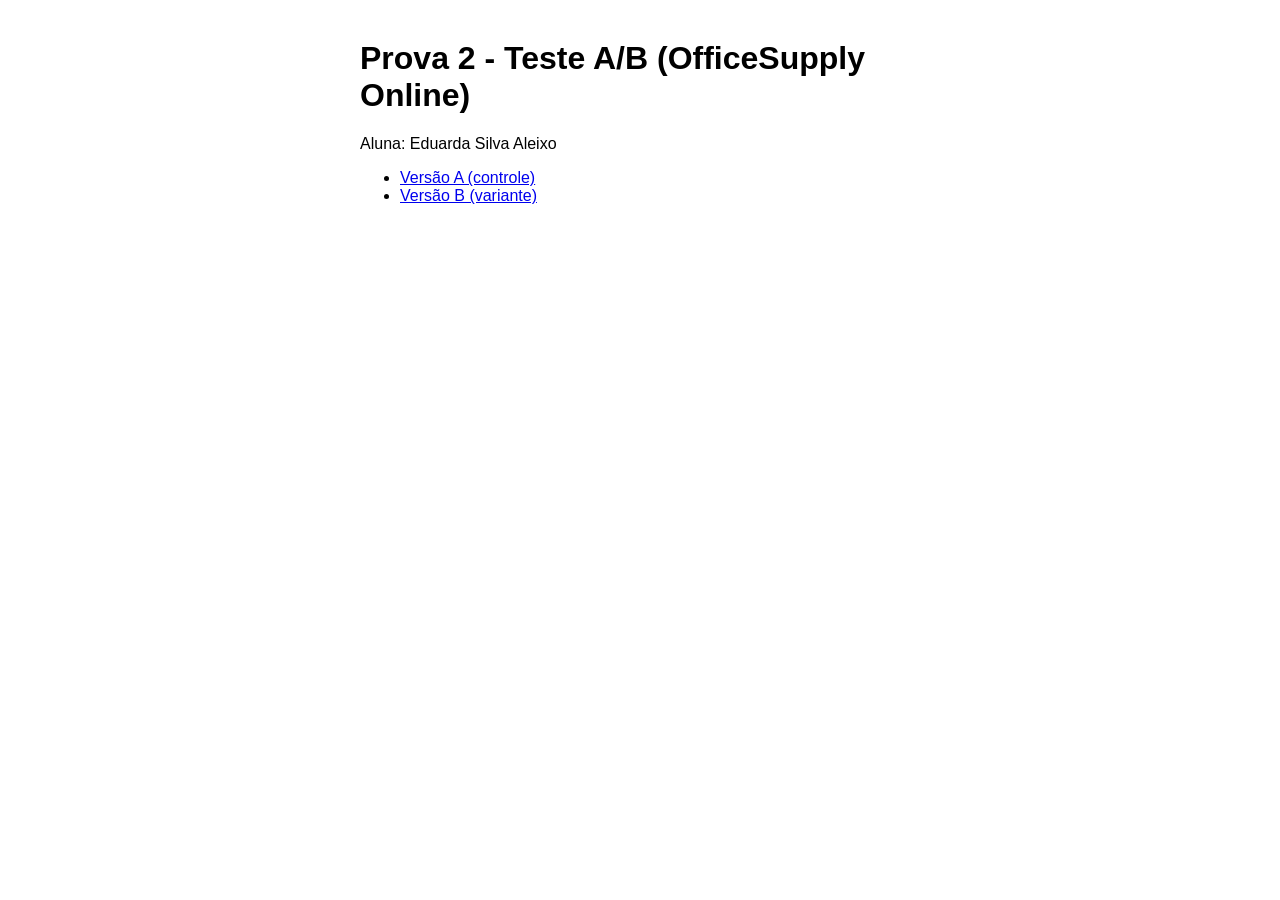
<file: index.html>
<!DOCTYPE html>
<html lang="pt-br"><head><meta charset="UTF-8"><meta name="viewport" content="width=device-width, initial-scale=1"><title>Prova 2 - Teste A/B</title></head>
<body style="font-family:Arial,sans-serif;max-width:560px;margin:40px auto;padding:0 16px">
<h1>Prova 2 - Teste A/B (OfficeSupply Online)</h1>
<p>Aluna: Eduarda Silva Aleixo</p>
<ul><li><a href="controle/">Versão A (controle)</a></li><li><a href="variante/">Versão B (variante)</a></li></ul>
</body></html>
</file>
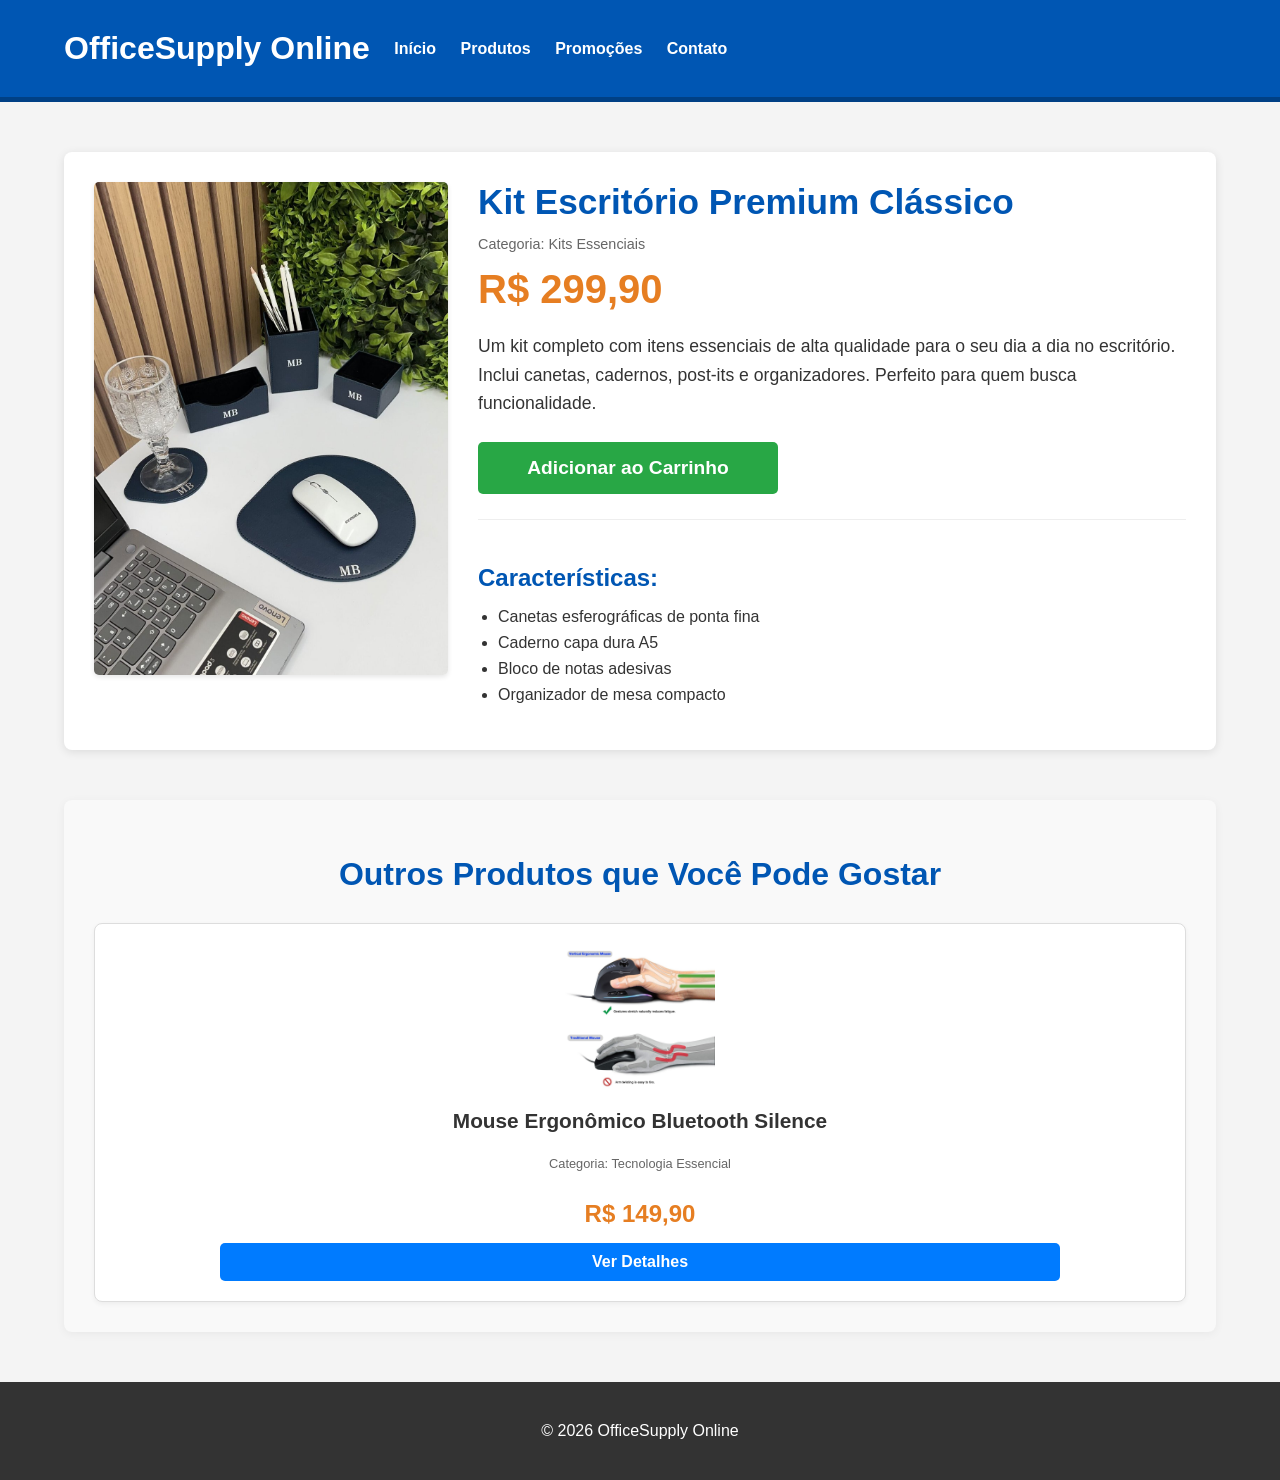
<file: controle/index.html>
<!DOCTYPE html>
<html lang="pt-br">
<head>
    <meta charset="UTF-8">
    <meta name="viewport" content="width=device-width, initial-scale=1.0">
    <title>OfficeSupply Online - Kit Escritório Premium (Controle)</title>
    <link rel="stylesheet" href="style-control.css">
</head>
<body>
    <header>
        <div class="container">
            <h1>OfficeSupply Online</h1>
            <nav>
                <ul>
                    <li><a href="#">Início</a></li>
                    <li><a href="#">Produtos</a></li>
                    <li><a href="#">Promoções</a></li>
                    <li><a href="#">Contato</a></li>
                </ul>
            </nav>
        </div>
    </header>

    <main class="container">
        <section class="product-detail">
            <div class="product-image">
                <img src="img001.jpeg" alt="Kit Escritório Premium">
            </div>
            <div class="product-info">
                <h2 class="product-title">Kit Escritório Premium Clássico</h2>
                <p class="product-category">Categoria: Kits Essenciais</p>
                <div class="product-price">
                    <span class="current-price">R$ 299,90</span>
                </div>
                <p class="product-description">
                    Um kit completo com itens essenciais de alta qualidade para o seu dia a dia no escritório. Inclui canetas, cadernos, post-its e organizadores. Perfeito para quem busca funcionalidade.
                </p>
                <button class="add-to-cart-btn">Adicionar ao Carrinho</button>
                <div class="product-features">
                    <h3>Características:</h3>
                    <ul>
                        <li>Canetas esferográficas de ponta fina</li>
                        <li>Caderno capa dura A5</li>
                        <li>Bloco de notas adesivas</li>
                        <li>Organizador de mesa compacto</li>
                    </ul>
                </div>
            </div>
        </section>


        <section class="featured-products">
            <h2>Outros Produtos que Você Pode Gostar</h2>
            <div class="product-grid">
                <div class="product-card">
                    <img src="mouse.jpg" alt="Mouse Ergonômico Bluetooth">
                    <h3>Mouse Ergonômico Bluetooth Silence</h3>
                    <p class="card-category">Categoria: Tecnologia Essencial</p>
                    <p class="card-price">R$ 149,90</p>
                    <button class="add-to-cart-btn-small">Ver Detalhes</button>
                </div>
            </div>
        </section>
    </main>
    <footer><div class="container"><p>&copy; 2026 OfficeSupply Online</p></div></footer>
</body>
</html>
</file>
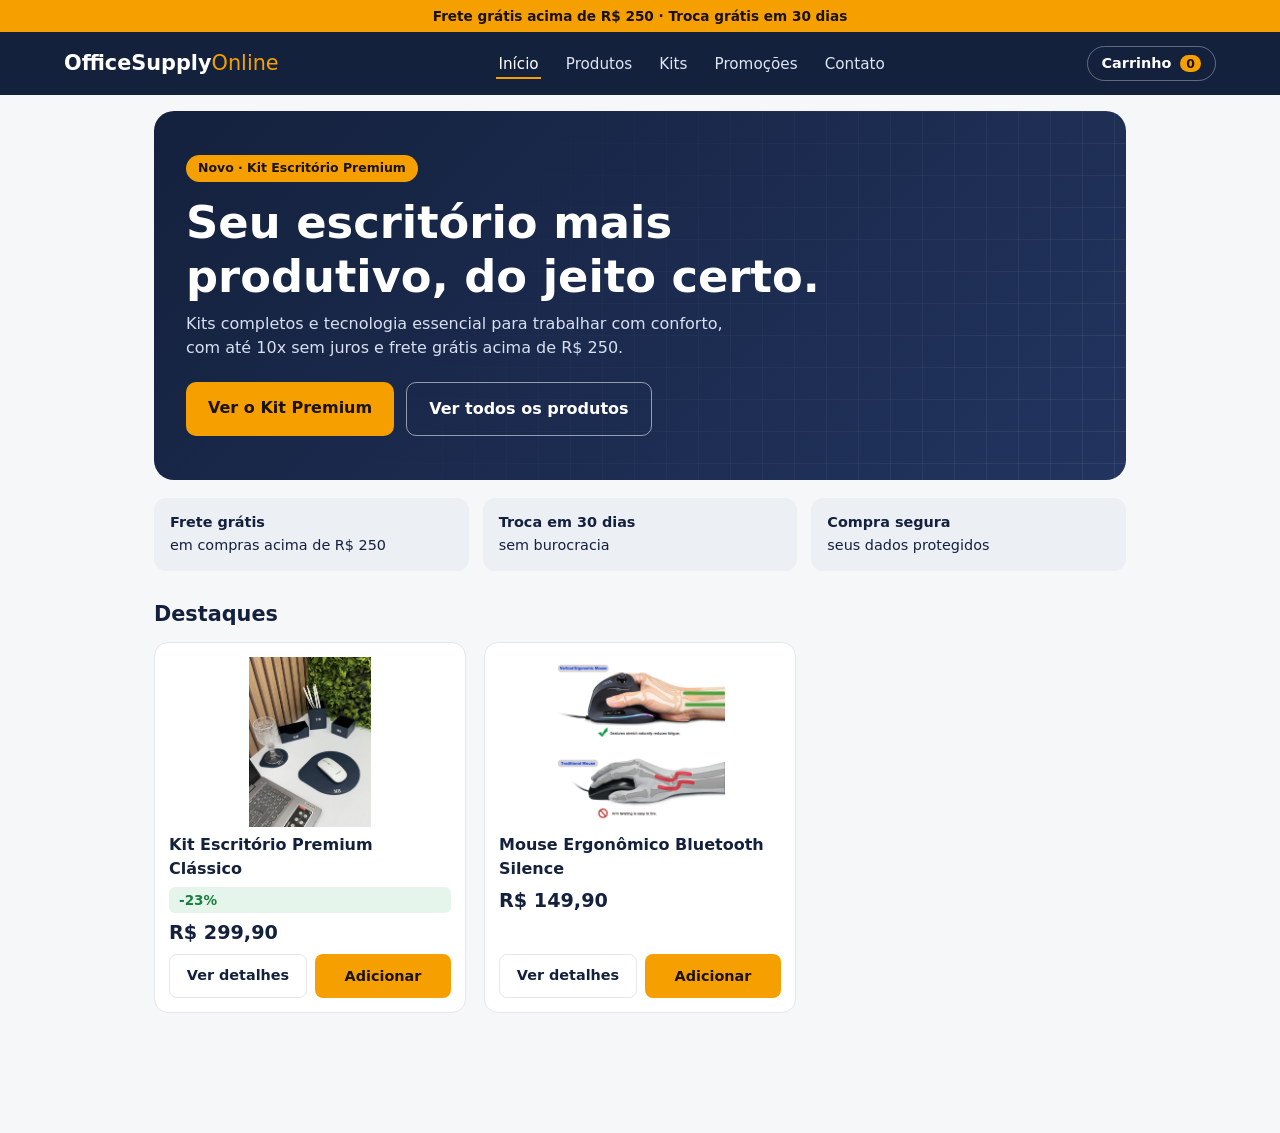
<file: variante/index.html>
<!DOCTYPE html>
<html lang="pt-br">
<head>
    <meta charset="UTF-8">
    <meta name="viewport" content="width=device-width, initial-scale=1, viewport-fit=cover">
    <title>Kit Escritório Premium Clássico | OfficeSupply Online (Variante B)</title>
    <link rel="stylesheet" href="style-variant.css">
</head>
<body>
    <div class="topbar">Frete grátis acima de R$ 250 &middot; Troca grátis em 30 dias</div>
    <header class="site-header">
        <a class="logo" href="#inicio" aria-label="OfficeSupply Online - página inicial">OfficeSupply<span>Online</span></a>
        <nav id="nav">
            <a href="#inicio" data-nav="inicio">Início</a>
            <a href="#produtos" data-nav="produtos">Produtos</a>
            <a href="#produto" data-nav="produto">Kits</a>
            <a href="#promocoes" data-nav="promocoes">Promoções</a>
            <a href="#contato" data-nav="contato">Contato</a>
        </nav>
        <button class="cart-btn" id="openCart" type="button" aria-label="Abrir carrinho">Carrinho <span class="badge" id="cartCount">0</span></button>
    </header>

    <main class="pdp">
    <section data-view="inicio" hidden>
        <div class="hero">
            <span class="tag">Novo &middot; Kit Escritório Premium</span>
            <h1>Seu escritório mais produtivo, do jeito certo.</h1>
            <p>Kits completos e tecnologia essencial para trabalhar com conforto, com até 10x sem juros e frete grátis acima de R$ 250.</p>
            <div class="actions"><a class="primary" href="#produto">Ver o Kit Premium</a><a class="ghost" href="#produtos">Ver todos os produtos</a></div>
        </div>
        <div class="perks">
            <div><b>Frete grátis</b>em compras acima de R$ 250</div>
            <div><b>Troca em 30 dias</b>sem burocracia</div>
            <div><b>Compra segura</b>seus dados protegidos</div>
        </div>
        <h2 class="section-title">Destaques</h2>
        <div class="grid" id="homeGrid"></div>
    </section>

    <section data-view="produto" hidden>
        <p class="crumbs"><a href="#inicio">Início</a> &rsaquo; <a href="#produto">Kits</a> &rsaquo; <strong>Kit Escritório Premium Clássico</strong></p>

        <div class="pdp-grid">
            <div class="gallery">
                <span class="ribbon">Mais vendido da categoria</span>
                <img src="img001.jpeg" alt="Kit Escritório Premium Clássico" data-img="kit">
            </div>

            <section class="buybox">
                <p class="rating"><span class="stars" aria-hidden="true">&#9733;&#9733;&#9733;&#9733;&#9733;</span> <b>4,8</b> &middot; 126 avaliações de clientes</p>
                <h1>Kit Escritório Premium Clássico</h1>
                <p class="lead">Tudo o que você precisa para trabalhar melhor, num único kit.</p>

                <div class="price-block">
                    <s>De R$ 389,90</s>
                    <strong>R$ 299,90</strong>
                    <span class="save">-23% &middot; você economiza R$ 90,00</span>
                </div>
                <p class="pix">ou <b>10x de R$ 29,99</b> sem juros no cartão</p>

                <table class="value">
                    <caption>O que você leva (valor se comprado separado)</caption>
                    <tr><td>Canetas esferográficas de ponta fina</td><td>R$ 59,90</td></tr>
                    <tr><td>Caderno capa dura A5</td><td>R$ 119,90</td></tr>
                    <tr><td>Bloco de notas adesivas</td><td>R$ 49,90</td></tr>
                    <tr><td>Organizador de mesa compacto</td><td>R$ 160,20</td></tr>
                    <tr class="sum"><td>Total separado</td><td>R$ 389,90</td></tr>
                </table>

                <button class="cta" type="button" data-add="kit">Garantir meu Kit Premium</button>
                <p class="stock">Restam apenas <b>7 unidades</b> em estoque</p>

                <ul class="trust">
                    <li>Compra 100% segura</li>
                    <li>Devolução em até 30 dias</li>
                    <li>Envio em 24h</li>
                </ul>
            </section>
        </div>

        <section class="cross">
            <h2>Complete seu escritório</h2>
            <article>
                <img src="mouse.jpg" alt="Mouse Ergonômico Bluetooth" data-img="mouse">
                <div><h3>Mouse Ergonômico Bluetooth Silence</h3><p>R$ 149,90</p></div>
                <a class="btn-sm" href="#mouse">Ver detalhes</a>
            </article>
        </section>
    </section>

    <section data-view="mouse" hidden>
        <p class="crumbs"><a href="#inicio">Início</a> &rsaquo; <a href="#produtos">Produtos</a> &rsaquo; <strong>Mouse Ergonômico Bluetooth Silence</strong></p>

        <div class="pdp-grid">
            <div class="gallery">
                <span class="ribbon">Ideal para home office</span>
                <img src="mouse.jpg" alt="Mouse Ergonômico Bluetooth Silence">
            </div>

            <section class="buybox">
                <p class="rating"><span class="stars" aria-hidden="true">&#9733;&#9733;&#9733;&#9733;&#9733;</span> <b>4,6</b> &middot; 58 avaliações de clientes</p>
                <h1>Mouse Ergonômico Bluetooth Silence</h1>
                <p class="lead">Cliques silenciosos e conforto para o dia todo.</p>

                <div class="price-block">
                    <s>De R$ 189,90</s>
                    <strong>R$ 149,90</strong>
                    <span class="save">-21% &middot; você economiza R$ 40,00</span>
                </div>
                <p class="pix">ou <b>10x de R$ 14,99</b> sem juros no cartão</p>

                <table class="value">
                    <caption>Por que escolher (principais diferenciais)</caption>
                    <tr><td>Design vertical ergonômico</td><td>Reduz a fadiga do punho</td></tr>
                    <tr><td>Conexão Bluetooth</td><td>Sem fios e sem receptor</td></tr>
                    <tr><td>Cliques silenciosos</td><td>Ideal para ambientes compartilhados</td></tr>
                    <tr><td>Iluminação RGB</td><td>Visual moderno na mesa</td></tr>
                </table>

                <button class="cta" type="button" data-add="mouse">Adicionar ao carrinho</button>
                <p class="stock">Restam apenas <b>12 unidades</b> em estoque</p>

                <ul class="trust">
                    <li>Compra 100% segura</li>
                    <li>Devolução em até 30 dias</li>
                    <li>Envio em 24h</li>
                </ul>
            </section>
        </div>

        <section class="cross">
            <h2>Combine com o kit</h2>
            <article>
                <img src="img001.jpeg" alt="Kit Escritório Premium Clássico">
                <div><h3>Kit Escritório Premium Clássico</h3><p>R$ 299,90</p></div>
                <a class="btn-sm" href="#produto">Ver detalhes</a>
            </article>
        </section>
    </section>

    <section data-view="produtos" hidden>
        <h2 class="page-title">Todos os produtos</h2>
        <div class="grid" id="productGrid"></div>
    </section>

    <section data-view="promocoes" hidden>
        <h2 class="page-title">Promoções</h2>
        <div class="promo">Kit Escritório Premium com <b>23% de desconto</b>: economize R$ 90,00 hoje.</div>
        <div class="grid" id="promoGrid"></div>
    </section>

    <section data-view="contato" hidden>
        <h2 class="page-title">Fale conosco</h2>
        <form class="contact" id="contactForm">
            <label>Nome<input required name="n"></label>
            <label>E-mail<input required type="email" name="e"></label>
            <label>Mensagem<textarea required rows="4" name="m"></textarea></label>
            <button class="cta" type="submit">Enviar mensagem</button>
            <p class="ok" id="contactOk" hidden>Mensagem enviada! Responderemos em até 1 dia útil.</p>
        </form>
    </section>
    </main>

    <div class="sticky-cta">
        <div><b id="stickyPrice">R$ 299,90</b><small id="stickySmall">10x de R$ 29,99</small></div>
        <button type="button" id="stickyBtn" data-add="kit">Garantir meu Kit</button>
    </div>

    <div class="overlay" id="overlay" hidden></div>
    <aside class="drawer" id="drawer" aria-label="Carrinho" aria-hidden="true">
        <div class="drawer-head"><h2>Seu carrinho</h2><button type="button" id="closeCart" aria-label="Fechar">&times;</button></div>
        <div class="ship" id="ship"></div>
        <ul class="items" id="items"></ul>
        <div class="drawer-foot">
            <div class="total"><span>Subtotal</span><strong id="subtotal">R$ 0,00</strong></div>
            <button class="cta" type="button" id="checkout">Finalizar compra</button>
            <button class="link" type="button" id="clearCart">Esvaziar carrinho</button>
        </div>
    </aside>
    <div class="toast" id="toast" role="status" hidden></div>
    <script src="app-variant.js"></script>
</body>
</html>
</file>
<file: controle/style-control.css>
/* Estilos Gerais */
body {
    font-family: Arial, sans-serif;
    margin: 0;
    padding: 0;
    background-color: #f4f4f4;
    color: #333;
}

.container {
    width: 90%;
    max-width: 1200px;
    margin: 0 auto;
    padding: 20px 0;
}

/* Header */
header {
    background-color: #0056b3; /* Azul mais escuro */
    color: white;
    padding: 10px 0;
    border-bottom: 5px solid #004085;
}

header h1 {
    margin: 0;
    padding: 0;
    display: inline-block;
    vertical-align: middle;
}

header nav {
    display: inline-block;
    vertical-align: middle;
    margin-left: 20px;
}

header nav ul {
    list-style: none;
    margin: 0;
    padding: 0;
}

header nav ul li {
    display: inline;
    margin-right: 20px;
}

header nav ul li a {
    color: white;
    text-decoration: none;
    font-weight: bold;
}

/* Main Content - Detalhes do Produto Principal */
.product-detail {
    background-color: white;
    padding: 30px;
    margin-top: 30px;
    border-radius: 8px;
    box-shadow: 0 2px 10px rgba(0,0,0,0.1);
    display: flex;
    flex-wrap: wrap; /* Permite quebrar em telas menores */
    gap: 30px;
}

.product-image {
    flex: 1; /* Ocupa o espaço disponível */
    min-width: 300px; /* Garante tamanho mínimo em telas menores */
    text-align: center;
}

.product-image img {
    max-width: 100%;
    height: auto;
    border-radius: 5px;
    box-shadow: 0 2px 5px rgba(0,0,0,0.1);
}

.product-info {
    flex: 2; /* Ocupa o dobro do espaço da imagem */
    min-width: 350px; /* Garante tamanho mínimo em telas menores */
}

.product-title {
    font-size: 2.2em;
    color: #0056b3;
    margin-top: 0;
    margin-bottom: 10px;
}

.product-category {
    font-size: 0.9em;
    color: #666;
    margin-bottom: 15px;
}

.product-price .current-price {
    font-size: 2.5em;
    color: #e67e22; /* Laranja */
    font-weight: bold;
    display: block;
    margin-bottom: 20px;
}

.product-description {
    font-size: 1.1em;
    line-height: 1.6;
    margin-bottom: 25px;
}

.add-to-cart-btn {
    background-color: #28a745; /* Verde */
    color: white;
    padding: 15px 30px;
    border: none;
    border-radius: 5px;
    font-size: 1.2em;
    font-weight: bold;
    cursor: pointer;
    transition: background-color 0.3s ease;
    width: 100%; /* Ocupa largura total */
    max-width: 300px; /* Limita o tamanho em telas grandes */
    display: block; /* Garante que fique em uma nova linha */
    margin-bottom: 25px;
}

.add-to-cart-btn:hover {
    background-color: #218838;
}

.product-features {
    margin-top: 20px;
    border-top: 1px solid #eee;
    padding-top: 20px;
}

.product-features h3 {
    font-size: 1.5em;
    color: #0056b3;
    margin-bottom: 10px;
}

.product-features ul {
    list-style-type: disc;
    margin-left: 20px;
    padding-left: 0;
}

.product-features ul li {
    margin-bottom: 8px;
    font-size: 1em;
}

/* Nova Seção: Produtos em Destaque */
.featured-products {
    margin-top: 50px;
    padding: 30px;
    background-color: #f9f9f9;
    border-radius: 8px;
    box-shadow: 0 2px 10px rgba(0,0,0,0.05);
    text-align: center; /* Centraliza o título */
}

.featured-products h2 {
    font-size: 2em;
    color: #0056b3;
    margin-bottom: 30px;
}

.product-grid {
    display: grid;
    grid-template-columns: repeat(auto-fit, minmax(250px, 1fr)); /* Responsivo: 250px por coluna, auto-ajuste */
    gap: 25px;
    justify-content: center; /* Centraliza cards se houver espaço */
}

.product-card {
    background-color: white;
    border: 1px solid #ddd;
    border-radius: 8px;
    padding: 20px;
    box-shadow: 0 2px 5px rgba(0,0,0,0.05);
    text-align: center;
    display: flex;
    flex-direction: column;
    justify-content: space-between; /* Espaça os elementos */
    align-items: center;
}

.product-card img {
    max-width: 100%;
    height: 150px; /* Altura fixa para consistência */
    object-fit: contain; /* Garante que a imagem caiba sem cortar */
    margin-bottom: 15px;
}

.product-card h3 {
    font-size: 1.3em;
    color: #333;
    margin-top: 0;
    margin-bottom: 10px;
    flex-grow: 1; /* Permite que o título ocupe espaço */
}

.card-category {
    font-size: 0.8em;
    color: #666;
    margin-bottom: 5px;
}

.card-price {
    font-size: 1.5em;
    color: #e67e22;
    font-weight: bold;
    margin-bottom: 15px;
}

.add-to-cart-btn-small {
    background-color: #007bff; /* Azul para "Ver Detalhes" */
    color: white;
    padding: 10px 20px;
    border: none;
    border-radius: 5px;
    font-size: 1em;
    font-weight: bold;
    cursor: pointer;
    transition: background-color 0.3s ease;
    width: 80%; /* Ocupa 80% da largura do card */
}

.add-to-cart-btn-small:hover {
    background-color: #0056b3;
}


/* Footer */
footer {
    background-color: #333;
    color: white;
    text-align: center;
    padding: 20px 0;
    margin-top: 30px;
}

footer p {
    margin: 0;
}

/* Responsividade Básica */
@media (max-width: 768px) {
    .product-detail {
        flex-direction: column;
        padding: 20px;
    }

    .product-info {
        min-width: unset; /* Remove min-width para telas pequenas */
    }

    .add-to-cart-btn {
        max-width: none; /* Ocupa toda a largura */
    }

    .product-grid {
        grid-template-columns: 1fr; /* Uma coluna em telas pequenas */
    }
}
</file>
<file: variante/style-variant.css>
:root{--bg:#f6f7f9;--card:#fff;--ink:#14213d;--mute:#5b6477;--line:#e3e6ec;--sand:#eceff4;--accent:#f5a000;--accent-ink:#1b1200;--ok:#17803d;--ok-bg:#e6f5ec;--warn:#b42318;--navy:#14213d;
padding-top:env(safe-area-inset-top,0px);padding-bottom:env(safe-area-inset-bottom,0px);box-sizing:border-box}
@media (prefers-color-scheme:dark){:root:not([data-theme="light"]){--bg:#0f1420;--card:#182033;--ink:#eef1f7;--mute:#a4adc2;--line:#2a3550;--sand:#1f2a44;--ok:#5fd08a;--ok-bg:#12301f;--warn:#ff8f85;--navy:#0b1020}}
:root[data-theme="dark"]{--bg:#0f1420;--card:#182033;--ink:#eef1f7;--mute:#a4adc2;--line:#2a3550;--sand:#1f2a44;--ok:#5fd08a;--ok-bg:#12301f;--warn:#ff8f85;--navy:#0b1020}
*{box-sizing:border-box}
body{margin:0;background:var(--bg);color:var(--ink);font:16px/1.5 system-ui,-apple-system,"Segoe UI",Roboto,Helvetica,Arial,sans-serif;padding-bottom:80px}
.topbar{background:var(--accent);color:var(--accent-ink);text-align:center;font-size:.85rem;font-weight:600;padding:6px 12px}
.site-header{display:flex;align-items:center;justify-content:space-between;gap:16px;background:var(--navy);color:#fff;padding:14px 5%}
.logo{color:#fff;text-decoration:none;font-weight:800;font-size:1.3rem}.logo span{color:var(--accent);font-weight:400}
.site-header nav a{color:#dfe5f3;text-decoration:none;margin-left:18px;font-size:.95rem}
.pdp{max-width:1100px;margin:0 auto;padding:16px 5% 40px}
.crumbs{color:var(--mute);font-size:.85rem}
.pdp-grid{display:grid;grid-template-columns:minmax(0,5fr) minmax(0,6fr);gap:32px;align-items:start}
.gallery{position:relative;background:var(--card);border:1px solid var(--line);border-radius:16px;padding:16px}
.gallery img{display:block;width:100%;height:auto;border-radius:10px}
.ribbon{position:absolute;top:14px;left:14px;background:var(--navy);color:#fff;font-size:.78rem;font-weight:700;padding:5px 10px;border-radius:999px}
.buybox{background:var(--card);border:1px solid var(--line);border-radius:16px;padding:24px}
.rating{margin:0 0 6px;color:var(--mute);font-size:.9rem}.stars{color:var(--accent);letter-spacing:2px}
h1{font-size:1.7rem;line-height:1.2;margin:0 0 6px}.lead{margin:0 0 16px;color:var(--mute)}
.price-block{display:flex;flex-wrap:wrap;align-items:baseline;gap:6px 14px}
.price-block s{color:var(--mute)}.price-block strong{font-size:2.3rem;line-height:1}
.save{background:var(--ok-bg);color:var(--ok);font-weight:700;font-size:.85rem;padding:3px 10px;border-radius:6px}
.pix{margin:6px 0 18px;color:var(--mute)}
.value{width:100%;border-collapse:collapse;font-size:.92rem;margin-bottom:20px}
.value caption{text-align:left;font-weight:700;margin-bottom:6px}
.value td{padding:7px 0;border-bottom:1px dashed var(--line)}.value td+td{text-align:right;white-space:nowrap}
.value .sum td{border-bottom:0;font-weight:700;text-decoration:none}
.cta,.sticky-cta button{background:var(--accent);color:var(--accent-ink);border:0;border-radius:10px;font-weight:700;font-size:1.1rem;font-family:inherit;padding:17px 22px;cursor:pointer}
.cta{width:100%}.cta:hover,.sticky-cta button:hover{filter:brightness(.93)}
.stock{margin:10px 0 0;text-align:center;color:var(--warn);font-size:.9rem}
.trust{list-style:none;margin:18px 0 0;padding:14px 0 0;border-top:1px solid var(--line);display:flex;flex-wrap:wrap;gap:8px 18px;font-size:.85rem;color:var(--mute)}
.trust li::before{content:"\2713\00a0";color:var(--ok);font-weight:800}
.cross{margin-top:36px}.cross h2{font-size:1.2rem}
.cross article{display:flex;align-items:center;gap:16px;background:var(--card);border:1px solid var(--line);border-radius:12px;padding:12px 16px}
.cross img{width:72px;height:72px;object-fit:contain}.cross div{flex:1}.cross h3{margin:0;font-size:1rem}.cross p{margin:2px 0 0;font-weight:700}
.cross a{color:var(--ink);font-weight:600}
.sticky-cta{display:none}
@media (max-width:760px){
.pdp-grid{grid-template-columns:1fr}.site-header nav{display:none}h1{font-size:1.4rem}
.sticky-cta{display:flex;position:fixed;left:0;right:0;bottom:0;z-index:20;align-items:center;justify-content:space-between;gap:12px;background:var(--card);border-top:1px solid var(--line);padding:10px 5% calc(10px + env(safe-area-inset-bottom,0px))}
.sticky-cta small{display:block;color:var(--mute)}.sticky-cta button{padding:14px 18px;font-size:1rem}}
/* ---- navegação, carrinho e telas extras ---- */
.site-header nav a{padding:4px 2px;border-bottom:2px solid transparent}
.site-header nav a.on,.site-header nav a:hover{border-bottom-color:var(--accent);color:#fff}
.cart-btn{background:transparent;color:#fff;border:1px solid #ffffff55;border-radius:999px;padding:8px 14px;font-weight:600;font-size:.9rem;font-family:inherit;cursor:pointer}
.cart-btn:hover{border-color:var(--accent)}
.badge{display:inline-block;min-width:20px;text-align:center;background:var(--accent);color:var(--accent-ink);border-radius:999px;font-size:.78rem;padding:1px 6px;margin-left:4px}
.crumbs a{color:var(--mute)}
.cross .btn-sm{background:var(--navy);color:#fff;text-decoration:none;border-radius:8px;padding:9px 14px}
.page-title{font-size:1.5rem;margin:8px 0 16px}
.grid{display:grid;grid-template-columns:repeat(auto-fill,minmax(240px,1fr));gap:18px}
.card{background:var(--card);border:1px solid var(--line);border-radius:14px;padding:14px;display:flex;flex-direction:column;gap:6px}
.card img{width:100%;height:170px;object-fit:contain}.card h3{margin:0;font-size:1rem}.card .p{font-weight:800;font-size:1.2rem}.card .row{display:flex;gap:8px;margin-top:auto}
.card .row a,.card .row button{flex:1;text-align:center;border-radius:8px;padding:10px;font-weight:600;font-size:.9rem;font-family:inherit;cursor:pointer;text-decoration:none}
.card .row a{border:1px solid var(--line);color:var(--ink)}.card .row button{background:var(--accent);color:var(--accent-ink);border:0}
.promo{background:var(--ok-bg);color:var(--ok);border-radius:10px;padding:12px 16px;margin-bottom:16px}
.contact{background:var(--card);border:1px solid var(--line);border-radius:14px;padding:20px;max-width:520px;display:grid;gap:12px}
.contact label{display:grid;gap:4px;font-weight:600;font-size:.9rem}
.contact input,.contact textarea{font:inherit;padding:10px;border:1px solid var(--line);border-radius:8px;background:var(--bg);color:var(--ink)}
.ok{color:var(--ok);font-weight:600;margin:0}
[hidden]{display:none!important}
.overlay{position:fixed;inset:0;background:#0008;z-index:30}
.drawer{position:fixed;top:0;right:0;bottom:0;width:min(400px,100%);background:var(--card);z-index:40;display:flex;flex-direction:column;transform:translateX(100%);transition:transform .25s;padding-top:env(safe-area-inset-top,0px)}
.drawer.open{transform:none}
.drawer-head{display:flex;justify-content:space-between;align-items:center;padding:16px 20px;border-bottom:1px solid var(--line)}
.drawer-head h2{margin:0;font-size:1.2rem}.drawer-head button{background:none;border:0;font-size:1.8rem;color:var(--ink);cursor:pointer}
.ship{padding:12px 20px;font-size:.85rem;color:var(--mute)}.ship .bar{height:6px;background:var(--line);border-radius:6px;margin-top:6px;overflow:hidden}.ship .bar i{display:block;height:100%;background:var(--ok)}
.items{list-style:none;margin:0;padding:0 20px;flex:1;overflow:auto}
.items li{display:grid;grid-template-columns:56px 1fr auto;gap:12px;align-items:center;padding:12px 0;border-bottom:1px solid var(--line)}
.items img{width:56px;height:56px;object-fit:contain}.items .n{font-weight:600;font-size:.92rem}.items .u{color:var(--mute);font-size:.82rem}
.qty{display:flex;align-items:center;gap:6px;margin-top:4px}.qty button{width:26px;height:26px;border-radius:6px;border:1px solid var(--line);background:var(--bg);color:var(--ink);cursor:pointer}
.items .rm{background:none;border:0;color:var(--warn);cursor:pointer;font-size:.8rem}
.empty{padding:30px 0;text-align:center;color:var(--mute)}
.drawer-foot{padding:16px 20px calc(16px + env(safe-area-inset-bottom,0px));border-top:1px solid var(--line);display:grid;gap:10px}
.total{display:flex;justify-content:space-between;font-size:1.1rem}
.link{background:none;border:0;color:var(--mute);text-decoration:underline;cursor:pointer;font:inherit}
.toast{position:fixed;left:50%;bottom:90px;transform:translateX(-50%);background:var(--navy);color:#fff;padding:10px 18px;border-radius:999px;z-index:50;font-size:.9rem}

/* ---- tela de início ---- */
.hero{position:relative;overflow:hidden;border-radius:20px;padding:44px 32px;color:#fff;background:linear-gradient(135deg,#14213d 0%,#22345f 100%)}
.hero::before{content:"";position:absolute;inset:0;background-image:linear-gradient(#ffffff12 1px,transparent 1px),linear-gradient(90deg,#ffffff12 1px,transparent 1px);background-size:32px 32px;mask-image:linear-gradient(120deg,transparent 30%,#000)}
.hero>*{position:relative}.hero .tag{display:inline-block;background:var(--accent);color:var(--accent-ink);font-size:.78rem;font-weight:700;padding:4px 12px;border-radius:999px}
.hero h1{font-size:clamp(1.8rem,5vw,2.8rem);margin:14px 0 8px;max-width:640px}.hero p{max-width:560px;color:#d8dff0;margin:0 0 22px}
.hero .actions{display:flex;flex-wrap:wrap;gap:12px}
.hero .actions a{text-decoration:none;font-weight:700;border-radius:10px;padding:14px 22px}
.hero .primary{background:var(--accent);color:var(--accent-ink)}.hero .ghost{border:1px solid #ffffff88;color:#fff}
.perks{display:grid;grid-template-columns:repeat(auto-fit,minmax(200px,1fr));gap:14px;margin:18px 0 8px}
.perks div{background:var(--sand);border-radius:12px;padding:14px 16px;font-size:.9rem}.perks b{display:block;margin-bottom:2px}
.section-title{margin:28px 0 12px;font-size:1.3rem}
</file>
